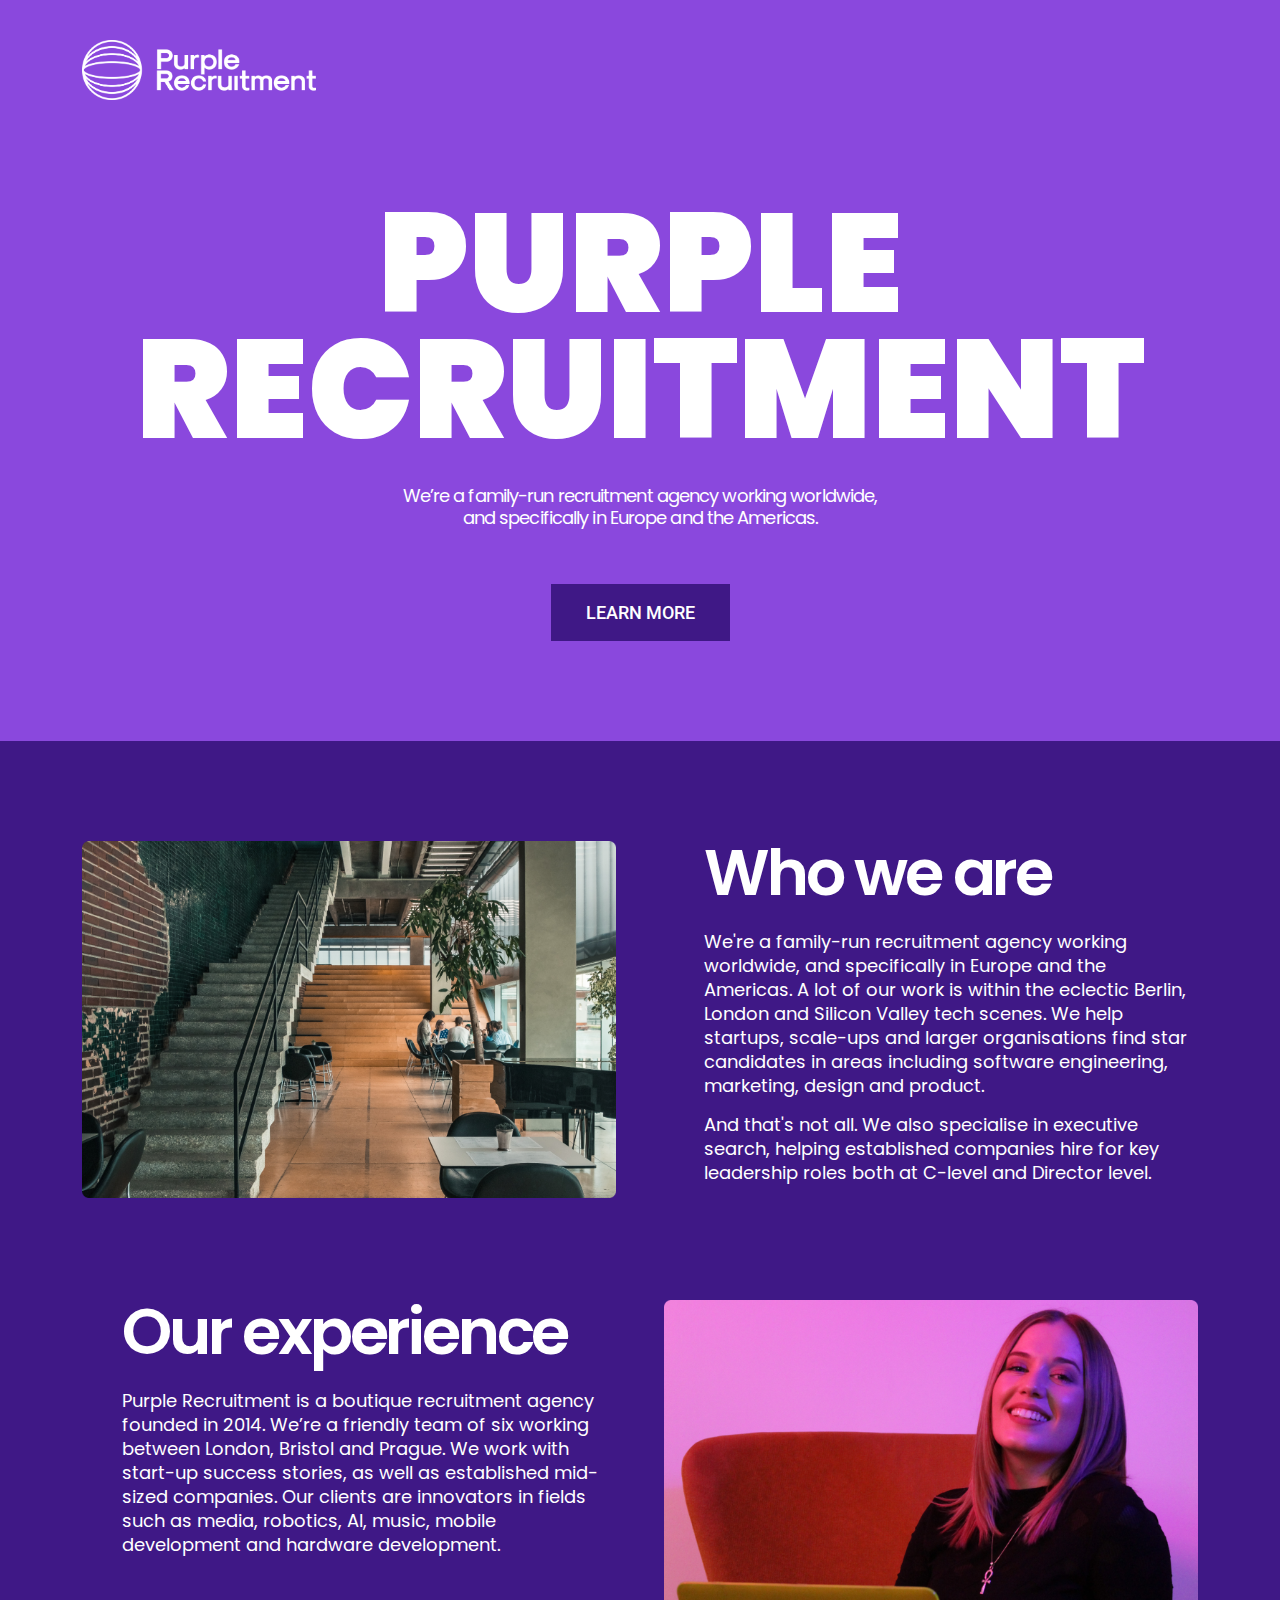
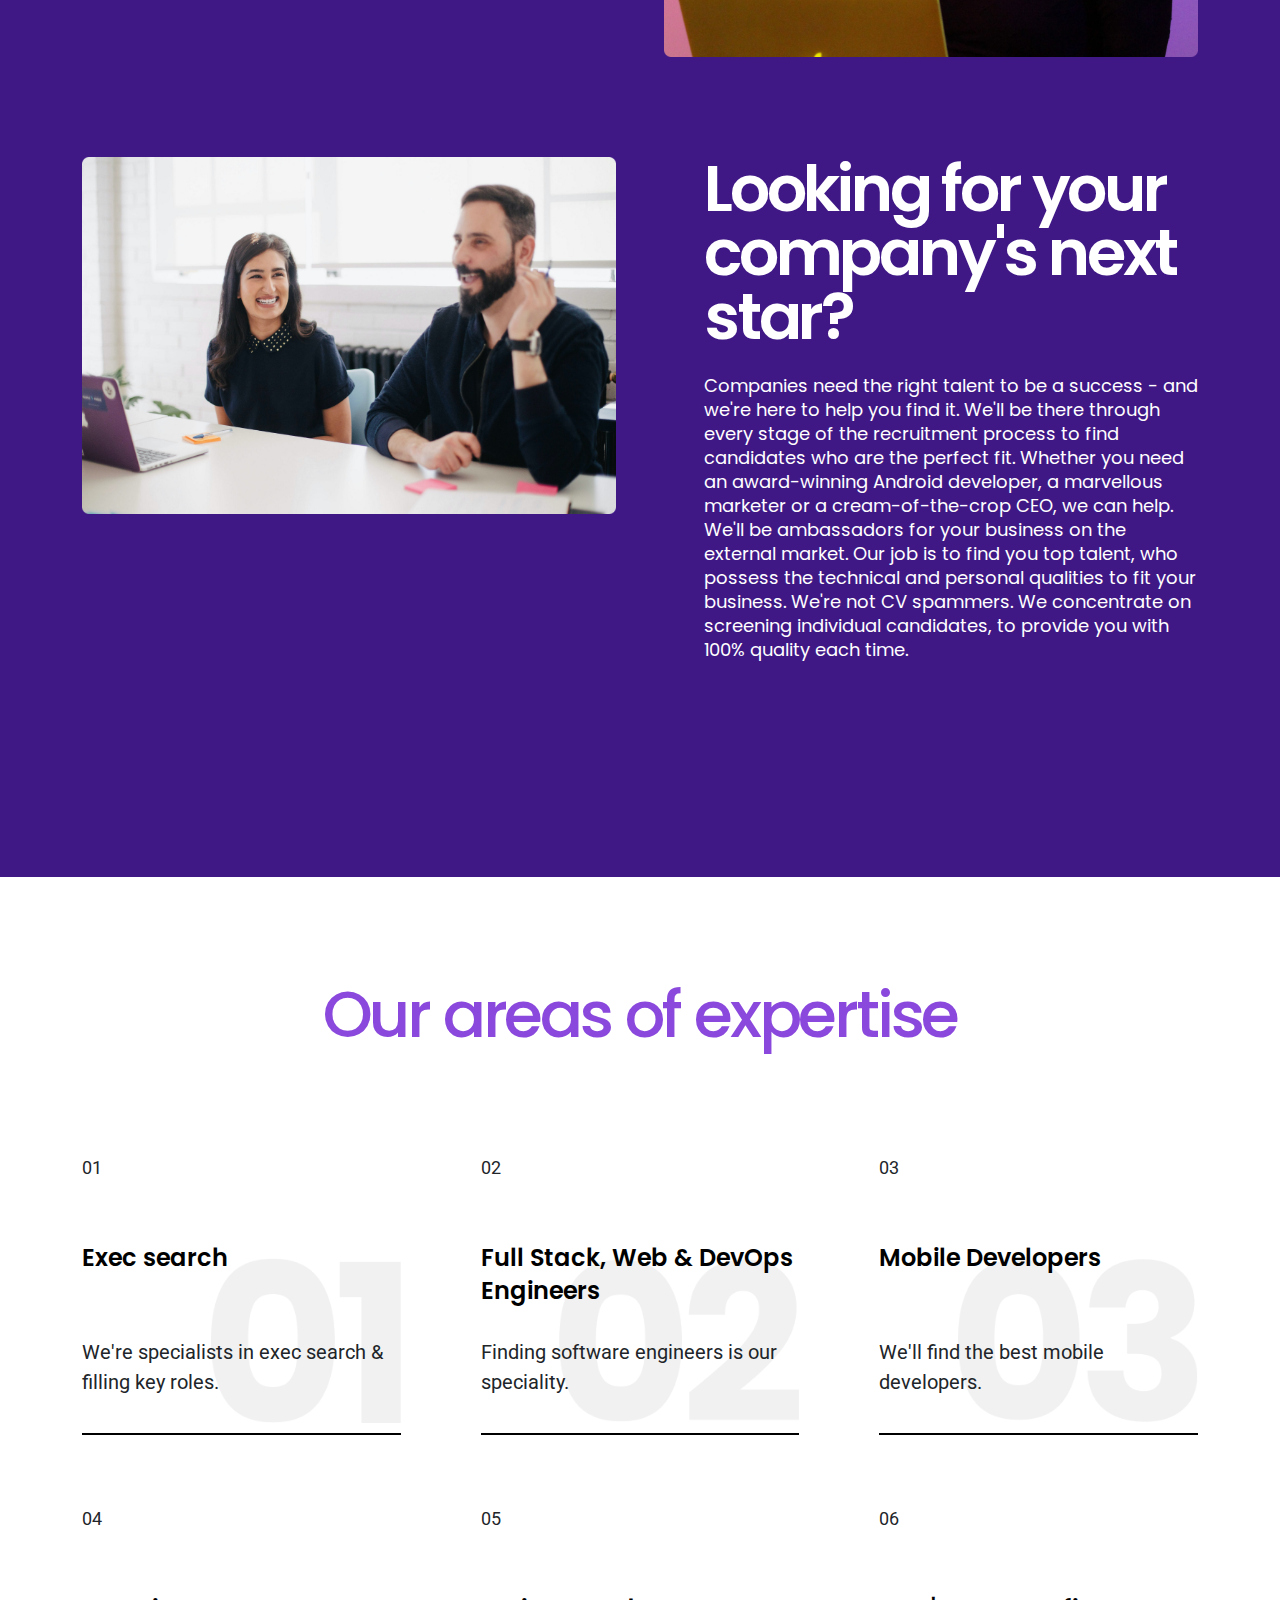
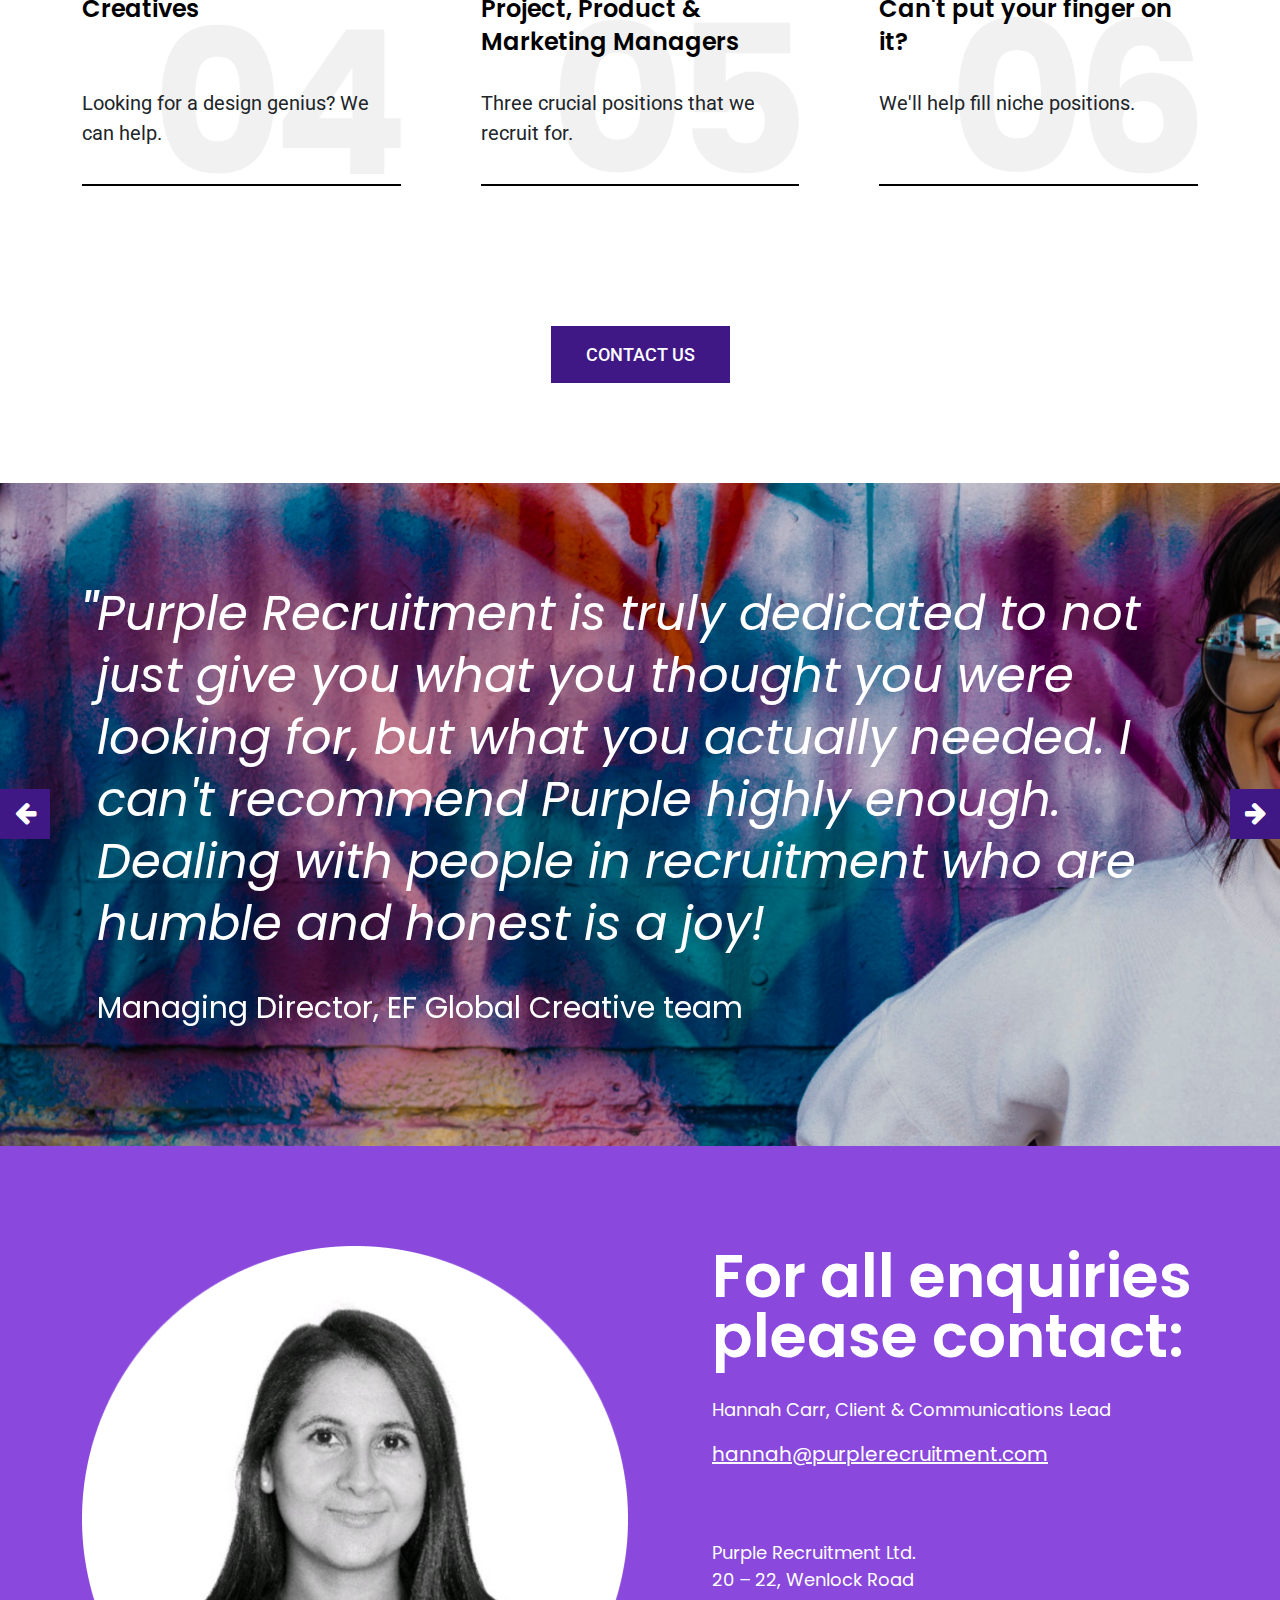
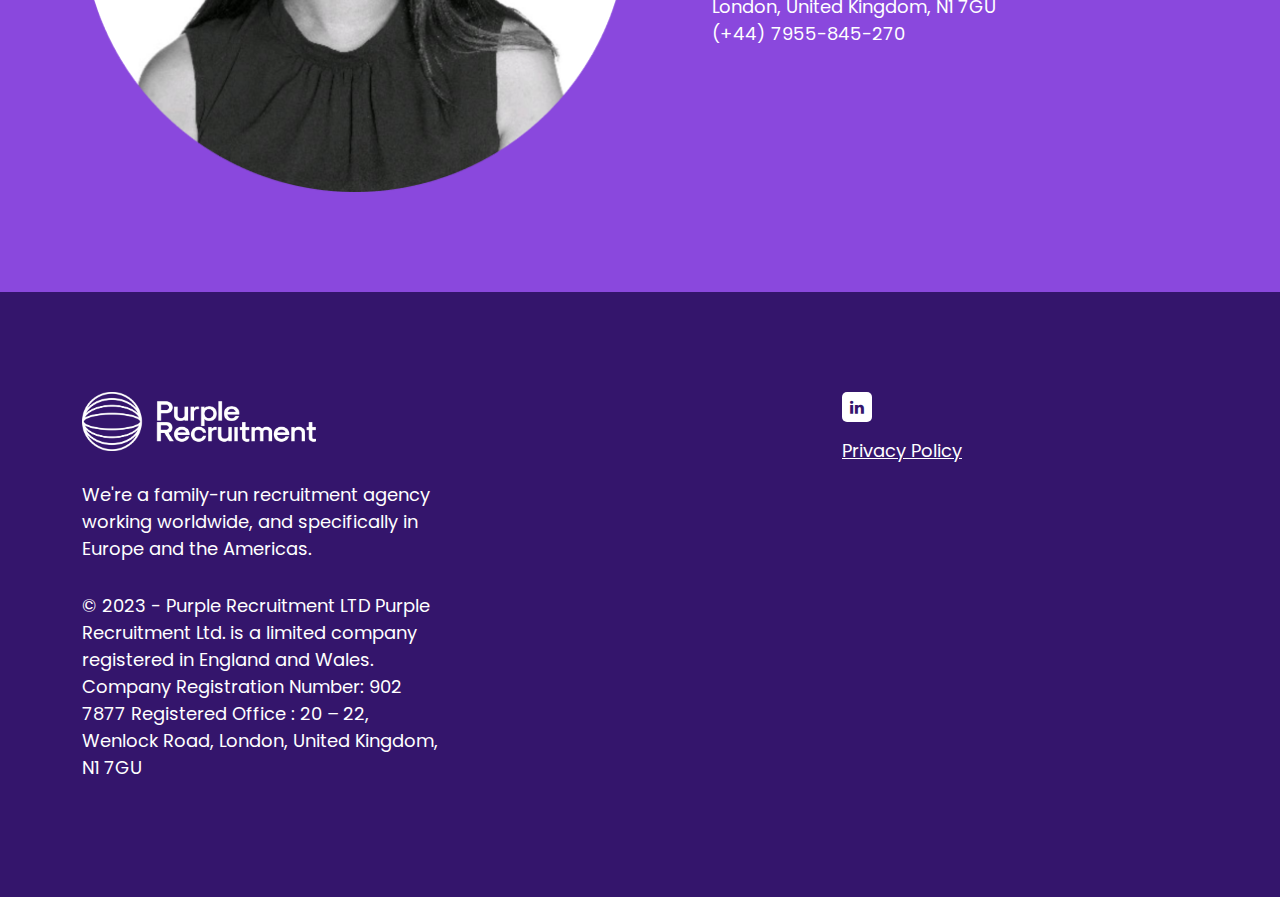
<file: index.html>
<!DOCTYPE html>
<html lang="en">
<head>
    <meta charset="UTF-8">
    <meta http-equiv="X-UA-Compatible" content="IE=edge">
    <meta name="viewport" content="width=device-width, initial-scale=1.0">
    <link rel="stylesheet" href="assets/css/bootstrap.min.css">
    <link rel="stylesheet" href="assets/css/slick.css">
    <link rel="stylesheet" href="https://cdnjs.cloudflare.com/ajax/libs/font-awesome/4.7.0/css/font-awesome.css" />
    <link rel="stylesheet" href="assets/css/style.css">
    <link rel="stylesheet" href="assets/css/responsive.css">
    <title>Purple</title>
</head>
<body>
    <!-- Header Area Start Here -->
    <header class="header-area pt-40 pb-100">
        <div class="container">
            <div class="row">
                <div class="col-md-12">
                    <div class="logo-area">
                        <a href="index.html"><img src="assets/images/logo.png" alt=""></a>
                    </div>
                </div>
            </div>
            <div class="row">
                <div class="header-content">
                    <h2>PURPLE <br>RECRUITMENT</h2>
                    <p>We’re a family-run recruitment agency working worldwide, and specifically in Europe and the Americas. </p>
                    <a href="#about" class="button">LEARN  MORE</a>
                </div>
            </div>
        </div>
    </header>
    <!-- Header Area End Here -->

    <!-- About Area Start Here -->
    <section class="about-area pt-100 pb-100" id="about">
        <div class="container">
            <div class="row gx-3 gx-lg-5 tab_d">
                <div class="col-md-6 tab_col">
                    <img src="assets/images/image-1.png" alt="">
                </div>
                <div class="col-md-6 tab_col">
                    <div class="single-about">
                        <h3>Who we are</h3>
                        <p>We're a family-run recruitment agency working worldwide, and specifically in Europe and the Americas. A lot of our work is within the eclectic Berlin, London and Silicon Valley tech scenes. We help startups, scale-ups and larger organisations find star candidates in areas including software engineering, marketing, design and product. </p>
                        <p>And that's not all. We also specialise in executive search, helping established companies hire for key leadership roles both at C-level and Director level.</p>
                    </div>
                </div>
            </div>
            <div class="row gx-3 gx-lg-5 tab_d">
                <div class="col-md-6 tab_col">
                   
                    <div class="single-about">
                        <h3>Our experience</h3>
                        <p>Purple Recruitment is a boutique recruitment agency founded in 2014. We’re a friendly team of six working between London, Bristol and Prague. We work with start-up success stories, as well as established mid-sized companies. Our clients are innovators in fields such as media, robotics, AI, music, mobile development and hardware development. </p>
                    </div>
                </div>
                <div class="col-md-6 tab_col">
                    <img src="assets/images/image-2.png" alt="">
                </div>
            </div>
            <div class="row gx-3 gx-lg-5 tab_d">
                <div class="col-md-6 tab_col">
                    <img src="assets/images/image-3.png" alt="">
                </div>
                <div class="col-md-6 tab_col">
                    <div class="single-about">
                        <h3>Looking for your company's next star?</h3>
                        <p>Companies need the right talent to be a success - and we're here to help you find it. We'll be there through every stage of the recruitment process to find candidates who are the perfect fit. Whether you need an award-winning Android developer, a marvellous marketer or a cream-of-the-crop CEO, we can help. We'll be ambassadors for your business on the external market. Our job is to find you top talent, who possess the technical and personal qualities to fit your business. We're not CV spammers. We concentrate on screening individual candidates, to provide you with 100% quality each time. </p>
                       
                    </div>
                </div>
            </div>
        </div>
            
    </section>
    <!-- About Area End Here -->

    <!-- Expertise Area Start Here -->
    <section class="expertise-area pt-100 pb-100">
        <div class="container">
            <div class="row">
                <div class="col-md-12">
                    <h3>Our areas of expertise</h3>
                </div>
            </div>
            <div class="row gx-5">
                <div class="col-lg-4 col-md-6 col-12">
                    <div class="single-expertise first" style="background:url(assets/images/01.png);background-repeat:no-repeat;background-position: right bottom 10px;">
                        <span>01</span>
                        <h4>Exec search</h4>
                        <p>We're specialists in exec search & filling key roles.</p>
                    </div>
                </div>
                <div class="col-lg-4 col-md-6 col-12">
                    <div class="single-expertise"  style="background:url(assets/images/02.png);background-repeat:no-repeat;background-position: right bottom 10px;">
                        <span>02</span>
                        <h4>Full Stack, Web & DevOps Engineers
                        </h4>
                        <p>Finding software engineers is our speciality.</p>
                    </div>
                </div>
                <div class="col-lg-4 col-md-6 col-12">
                    <div class="single-expertise"  style="background:url(assets/images/03.png);background-repeat:no-repeat;background-position: right bottom 10px;">
                        <span>03</span>
                        <h4>Mobile Developers
                        </h4>
                        <p>We'll find the best mobile developers.</p>
                    </div>
                </div>
                <div class="col-lg-4 col-md-6 col-12">
                    <div class="single-expertise"  style="background:url(assets/images/04.png);background-repeat:no-repeat;background-position: right bottom 10px;">
                        <span>04</span>
                        <h4>Creatives
                        </h4>
                        <p>Looking for a design genius? We can help.</p>
                    </div>
                </div>
                <div class="col-lg-4 col-md-6 col-12">
                    <div class="single-expertise"  style="background:url(assets/images/05.png);background-repeat:no-repeat;background-position: right bottom 10px;">
                        <span>05</span>
                        <h4>Project, Product & Marketing Managers
                        </h4>
                        <p>Three crucial positions that we recruit for.</p>
                    </div>
                </div>
                <div class="col-lg-4 col-md-6 col-12">
                    <div class="single-expertise"  style="background:url(assets/images/06.png);background-repeat:no-repeat;background-position: right bottom 10px;">
                        <span>06</span>
                        <h4>Can't put your finger on it?
                        </h4>
                        <p>We'll help fill niche positions.</p>
                    </div>
                </div>
            </div>
            <div class="row text-center">
                <div class="col-md-12">
                    <a href="mailto:hannah@purplerecruitment.com" class="button">contact us</a>
                </div>
            </div>
        </div>
    </section>
      <!-- Expertise Area End Here -->

    <!-- Testimonial Area Start Here -->
    <section class="testimonial-area pt-100 pb-100" style="background:url(assets/images/image-5.png);background-size: cover;">
        <div class="container">
            <div class="row">
                <div class="testimonials">
                    <div class="single-testimonial">
                        <p class="content">
                            <span>"</span>Purple Recruitment is truly dedicated to not just give you what you thought you were looking for, but what  you actually needed. I can't recommend Purple highly enough. Dealing with people in recruitment who are humble and honest is a joy!
                        </p>
                        <p class="designation">Managing Director, EF Global Creative team</p>
                    </div>
                    <div class="single-testimonial">
                        <p class="content">
                            <span>"</span>Purple Recruitment is truly dedicated to not just give you what you thought you were looking for, but what  you actually needed. I can't recommend Purple highly enough. Dealing with people in recruitment who are humble and honest is a joy!
                        </p>
                        <p class="designation">Managing Director, EF Global Creative team</p>
                    </div>
                    <div class="single-testimonial">
                        <p class="content">
                            <span>"</span>Purple Recruitment is truly dedicated to not just give you what you thought you were looking for, but what  you actually needed. I can't recommend Purple highly enough. Dealing with people in recruitment who are humble and honest is a joy!
                        </p>
                        <p class="designation">Managing Director, EF Global Creative team</p>
                    </div>
                </div>
            </div>
        </div>
    </section>
      <!-- Testimonial Area End Here -->

      <!-- Contact Area Start Here -->
    <section class="contact-area pt-100 pb-100">
        <div class="container last">
            <div class="row f_contacts">
                <div class="col-md-6">
                    <img src="assets/images/lady.png" class="lady_image" alt="Lady">
                </div>
                <div class="col-md-6">
                    <div class="contact-info">
                        <h3>For all enquiries please contact:</h3>
                            <p>Hannah Carr, Client & Communications Lead
                            </p>
                            <p class="mail"> <a href="mailto:hannah@purplerecruitment.com">hannah@purplerecruitment.com</a></p>
                            <p class="address">
                                Purple Recruitment Ltd.<br>
                                20 – 22, Wenlock Road<br>
                                London, United Kingdom, N1 7GU<br>
                                (+44) 7955-845-270
                            </p>
                    </div>
                </div>
            </div>
        </div>
    </section>
     <!-- Contact Area End Here -->

     <!-- Footer Area Start Here -->
    <footer class="footer-area pt-100 pb-100">
        <div class="container last">
            <div class="row">
                <div class="col-md-4 responsive__50">
                    <div class="footer-left">
                        <a href="index.html"><img src="assets/images/logo.png" alt=""></a>
                        <p class="para">We're a family-run recruitment agency working worldwide, and specifically in Europe and the Americas. </p>
                        <p>© 2023 - Purple Recruitment LTD Purple Recruitment Ltd. is a limited company registered in England and Wales. Company Registration Number: 902 7877 Registered Office : 20 – 22, Wenlock Road, London, United Kingdom, N1 7GU</p>
                    </div>
                </div>
                <div class="col-md-4 nocolumn responsive__20">
                   
                </div>
                <div class="col-md-4 responsive__30">
                   <div class="footer-right">
                   <a href="https://www.linkedin.com/company/5191865" target="_blank"><i class="fa fa-linkedin" aria-hidden="true"></i></a><br>
                        <p><a href="privacy.html" >Privacy Policy</a></p>
                   </div>
                </div>
            </div>
        </div>
    </footer>
    <!-- Footer Area End Here -->



<script src="assets/js/jquery-1.12.min.js"></script>
<script src="assets/js/bootstrap.bundle.min.js"></script>
<script src="assets/js/bootstrap.min.js"></script>
<script src="assets/js/slick.min.js"></script>
<script src="assets/js/scripts.js"></script>

</body>
</html>
</file>
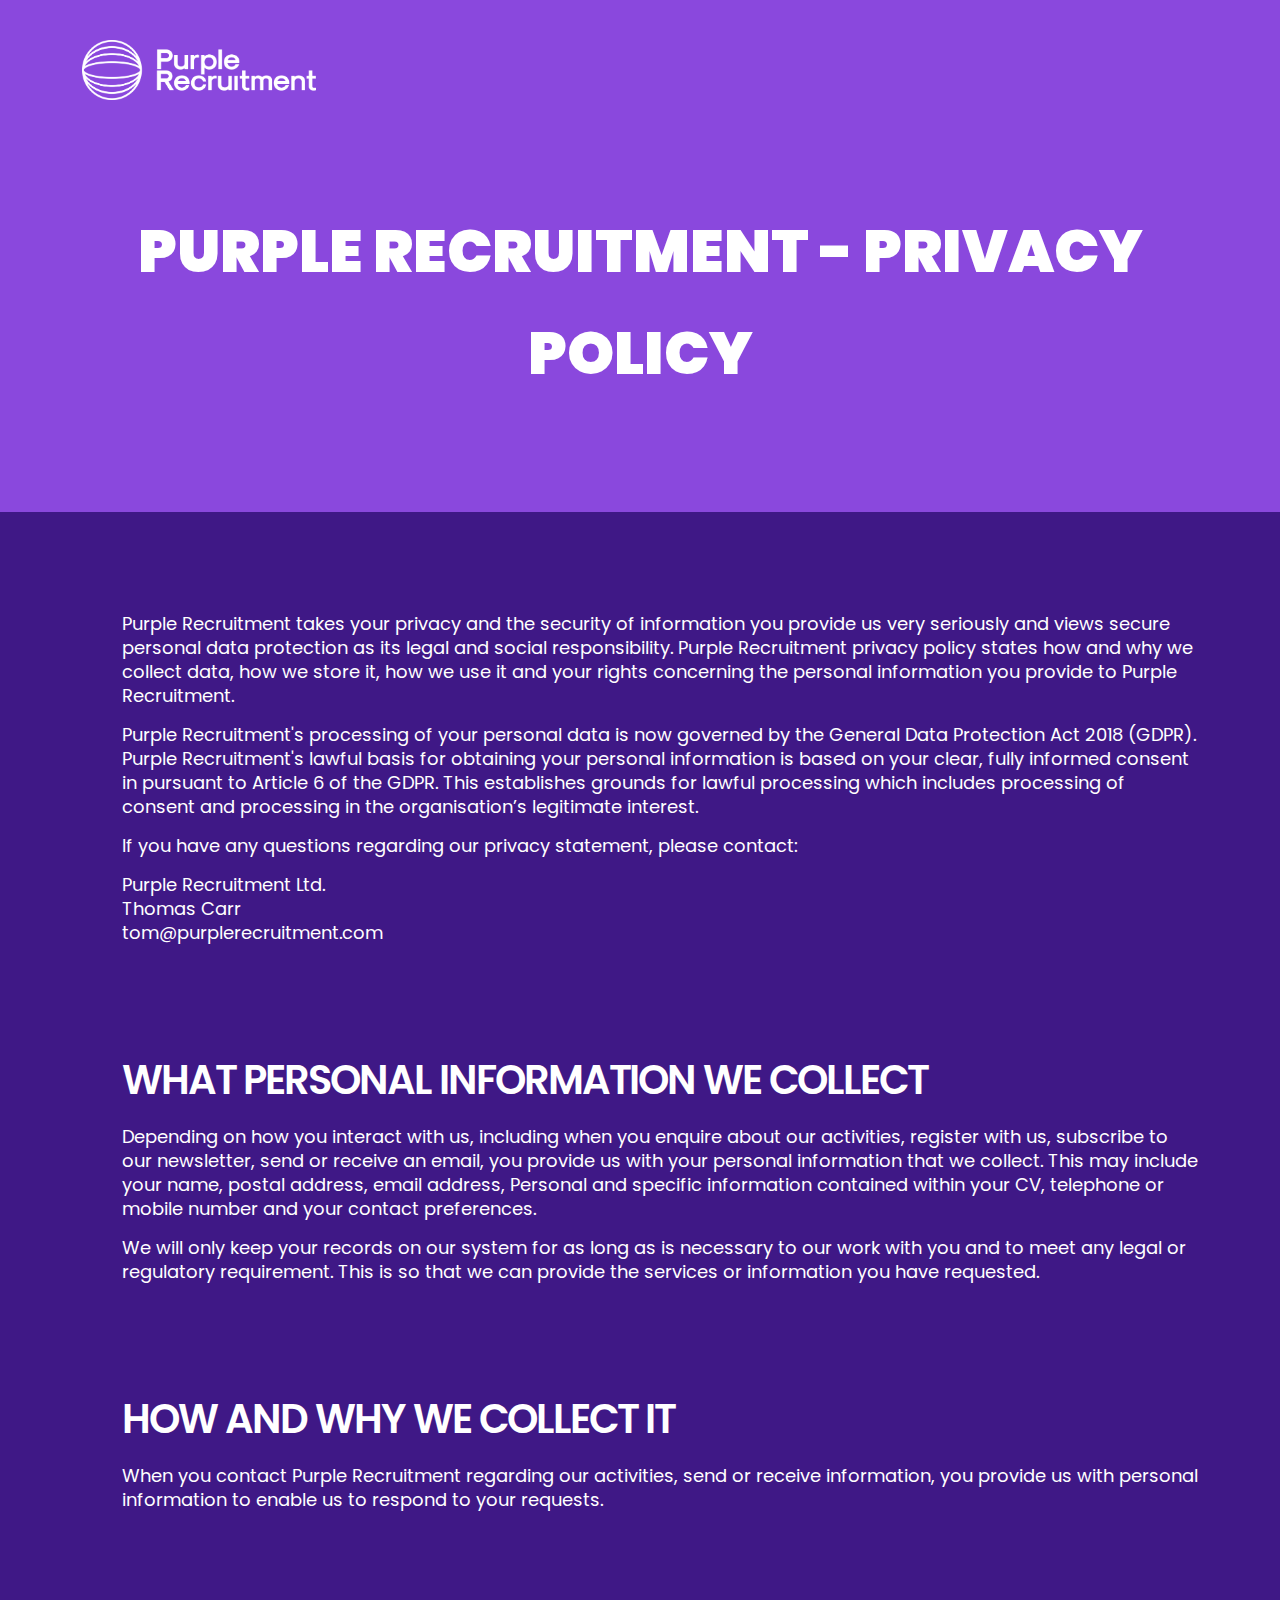
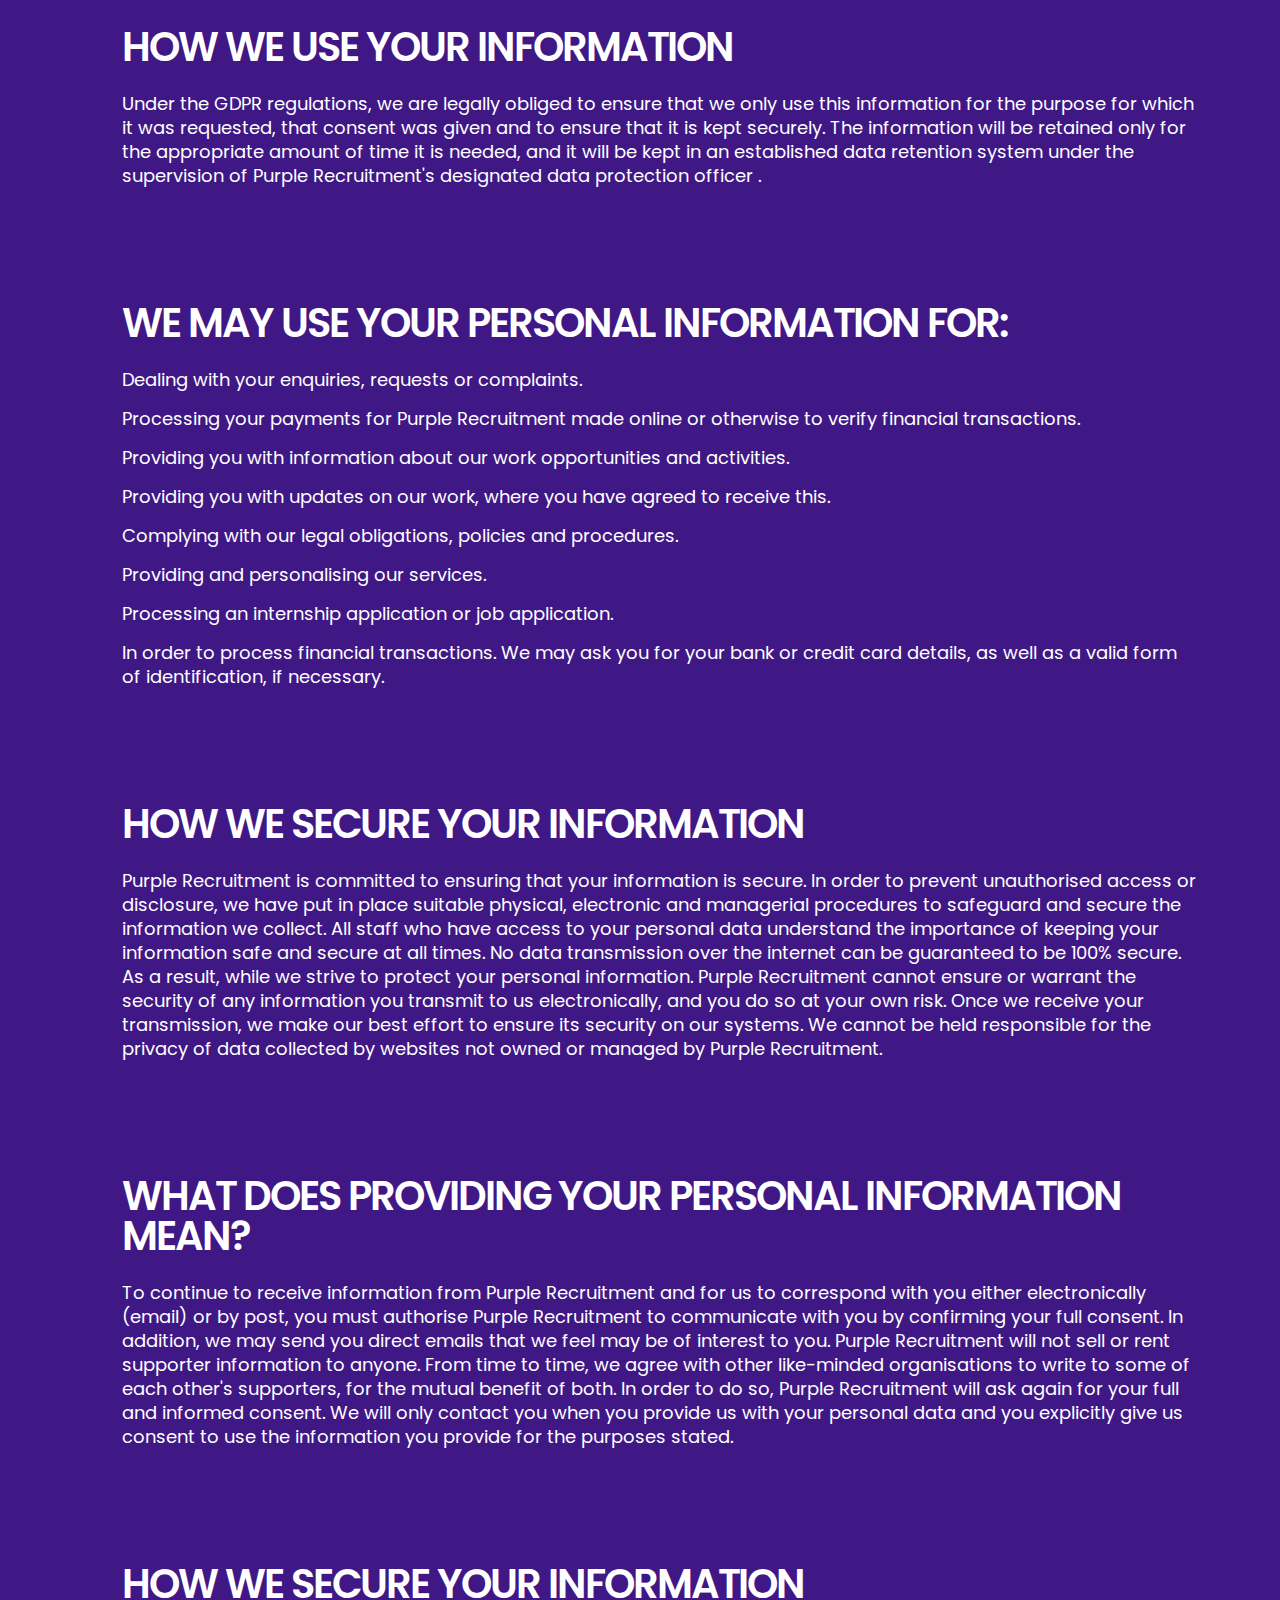
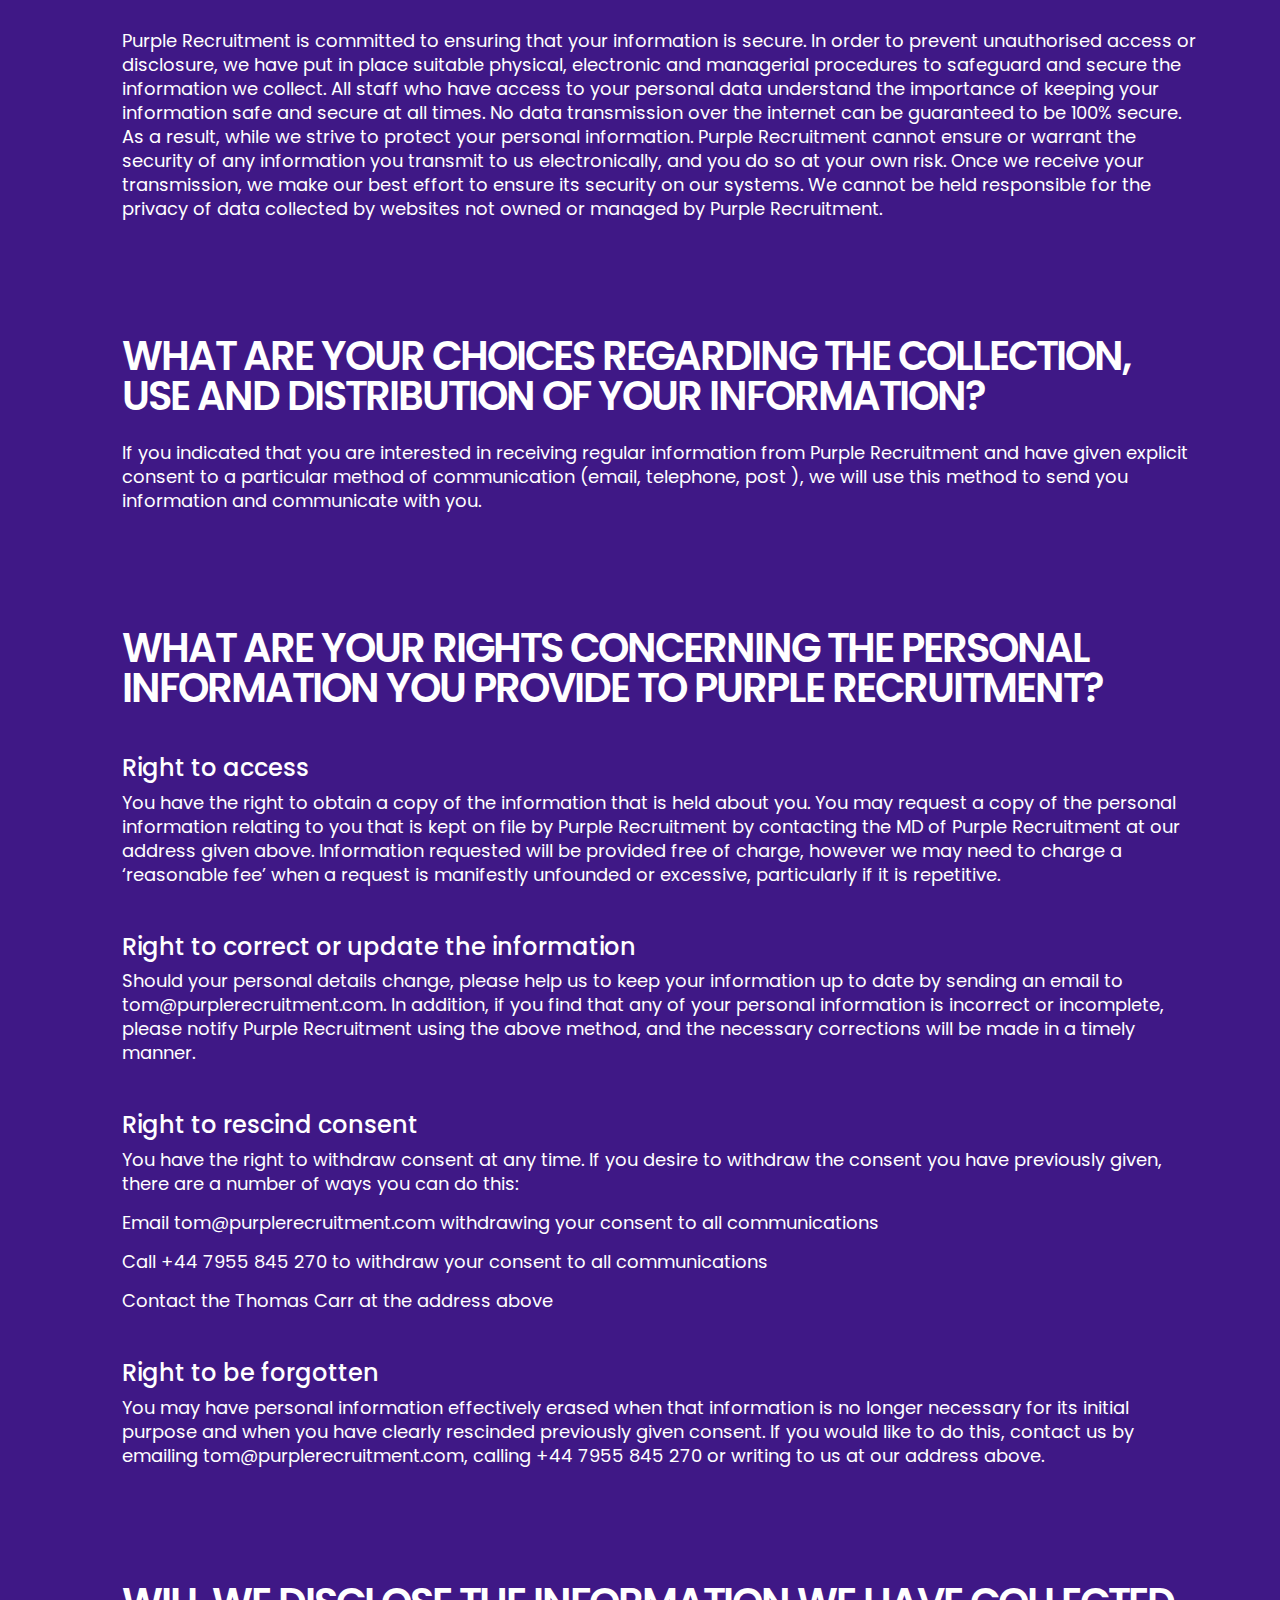
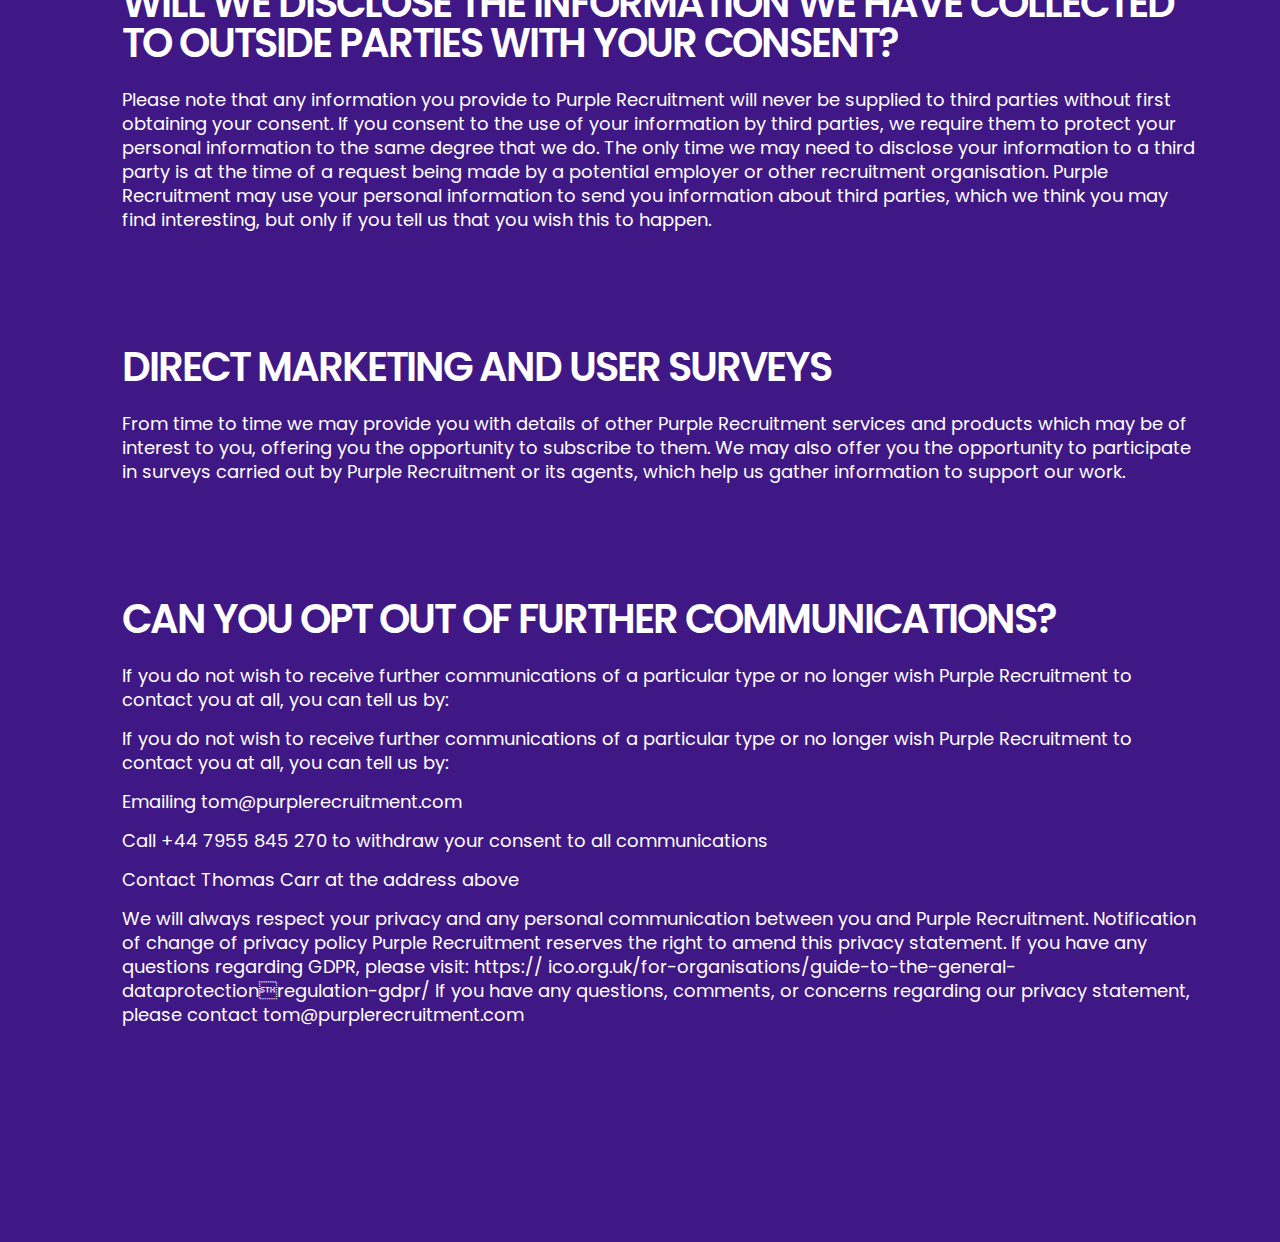
<file: privacy.html>
<!DOCTYPE html>
<html lang="en">
<head>
    <meta charset="UTF-8">
    <meta http-equiv="X-UA-Compatible" content="IE=edge">
    <meta name="viewport" content="width=device-width, initial-scale=1.0">
    <link rel="stylesheet" href="assets/css/bootstrap.min.css">
    <link rel="stylesheet" href="https://cdnjs.cloudflare.com/ajax/libs/font-awesome/4.7.0/css/font-awesome.css" />
    <link rel="stylesheet" href="assets/css/style.css">
    <link rel="stylesheet" href="assets/css/responsive.css">
    <title>Purple</title>
</head>
<body>
    <header class="header-area pt-40 pb-100">
        <div class="container">
            <div class="row">
                <div class="col-md-12">
                    <div class="logo-area">
                        <a href="index.html"><img src="assets/images/logo.png" alt=""></a>
                    </div>
                </div>
            </div>
            <div class="row">
                <div class="header-content privacy">
                    <h2>Purple Recruitment - Privacy policy</h2>
                   
                   
                </div>
            </div>
        </div>
    </header>
    <section class="about-area pt-100 pb-100 privacy">
        <div class="container">
            <div class="row">
                
                <div class="col-md-12">
                    <div class="single-about text-left">
                        <p>Purple Recruitment takes your privacy and the security of information you 
                            provide us very seriously and views secure personal data protection as its 
                            legal and social responsibility. Purple Recruitment privacy policy states 
                            how and why we collect data, how we store it, how we use it and your 
                            rights concerning the personal information you provide to Purple 
                            Recruitment. </p>
                        <p>Purple Recruitment's processing of your personal data is now governed by 
                            the General Data Protection Act 2018 (GDPR). Purple Recruitment's lawful 
                            basis for obtaining your personal information is based on your clear, fully 
                            informed consent in pursuant to Article 6 of the GDPR. This establishes 
                            grounds for lawful processing which includes processing of consent and 
                            processing in the organisation’s legitimate interest.</p>
                        <p>If you have any questions regarding our privacy statement, please contact:</p>
                        <p>Purple Recruitment Ltd.<br>
                            Thomas Carr<br>
                            tom@purplerecruitment.com</p>
                    </div>
                </div>
            </div>
            <div class="row">
                
                <div class="col-md-12">
                    <div class="single-about">
                        <h3>WHAT PERSONAL INFORMATION WE COLLECT</h3>
                        <p>Depending on how you interact with us, including when you enquire about our activities, register with us, subscribe to our newsletter, send or receive an email, you provide us with your personal information that we collect. This may include your name, postal address, email address, Personal and specific information contained within your CV, telephone or mobile  number and your contact preferences. </p>
                        <p>We will only keep your records on our system for as long as is necessary to our work with you and to meet any legal or regulatory requirement. This is so that we can provide the services or information you have requested.</p>
                    </div>
                </div>
            </div>
            <div class="row">
                <div class="col-md-12">
                   
                    <div class="single-about">
                        <h3>HOW AND WHY WE COLLECT IT</h3>
                        <p>When you contact Purple Recruitment regarding our activities, send or receive information, you provide us with personal information to enable us to respond to your requests.</p>
                    </div>
                </div>
               
            </div>
            <div class="row">
                <div class="col-md-12">
                    <div class="single-about">
                        <h3>HOW WE USE YOUR INFORMATION</h3>
                        <p>Under the GDPR regulations, we are legally obliged to ensure that we only use this information for the purpose for which it was requested, that consent was given and to ensure that it is kept securely. The information will be retained only for the appropriate amount of time it is needed, and it will be kept in an established data retention system under the supervision of Purple Recruitment's designated data protection officer . </p>
                       
                    </div>
                </div>
            </div>
            <div class="row">
                <div class="col-md-12">
                    <div class="single-about">
                        <h3>WE MAY USE YOUR PERSONAL INFORMATION FOR:</h3>
                        <p>Dealing with your enquiries, requests or complaints. </p>
                        <p>Processing your payments for Purple Recruitment made online or 
                            otherwise to verify financial transactions. </p>
                        <p>Providing you with information about our work opportunities and activities. </p>
                        <p>Providing you with updates on our work, where you have agreed to receive 
                            this. </p>
                        <p>Complying with our legal obligations, policies and procedures. </p>
                        <p>Providing and personalising our services. </p>
                        <p>Processing an internship application or job application.</p>
                        <p>In order to process financial transactions. We may ask you for your bank 
                            or credit card details, as well as a valid form of identification, if necessary. </p>
                         
                    </div>
                </div>
            </div>
            <div class="row">
                <div class="col-md-12">
                    <div class="single-about">
                        <h3>HOW WE SECURE YOUR INFORMATION</h3>
                        <p>Purple Recruitment is committed to ensuring that your information is 
                            secure. In order to prevent unauthorised access or disclosure, we have put 
                            in place suitable physical, electronic and managerial procedures to 
                            safeguard and secure the information we collect. All staff who have 
                            access to your personal data understand the importance of keeping your 
                            information safe and secure at all times. No data transmission over the 
                            internet can be guaranteed to be 100% secure. As a result, while we strive 
                            to protect your personal information. Purple Recruitment cannot ensure or 
                            warrant the security of any information you transmit to us electronically, 
                            and you do so at your own risk. Once we receive your transmission, we 
                            make our best effort to ensure its security on our systems. We cannot be 
                            held responsible for the privacy of data collected by websites not owned 
                            or managed by Purple Recruitment. </p>
                       
                    </div>
                </div>
            </div>
            <div class="row">
                <div class="col-md-12">
                    <div class="single-about">
                        <h3>WHAT DOES PROVIDING YOUR PERSONAL INFORMATION MEAN?
                        </h3>
                        <p>To continue to receive information from Purple Recruitment and for us to 
                            correspond with you either electronically (email) or by post, you must 
                            authorise Purple Recruitment to communicate with you by confirming your 
                            full consent. In addition, we may send you direct emails that we feel may 
                            be of interest to you. Purple Recruitment will not sell or rent supporter 
                            information to anyone. From time to time, we agree with other like-minded 
                            organisations to write to some of each other's supporters, for the mutual 
                            benefit of both. In order to do so, Purple Recruitment will ask again for 
                            your full and informed consent. We will only contact you when you provide 
                            us with your personal data and you explicitly give us consent to use the 
                            information you provide for the purposes stated. </p>
                       
                    </div>
                </div>
            </div>
            <div class="row">
                <div class="col-md-12">
                    <div class="single-about">
                        <h3>HOW WE SECURE YOUR INFORMATION</h3>
                        <p>Purple Recruitment is committed to ensuring that your information is 
                            secure. In order to prevent unauthorised access or disclosure, we have put 
                            in place suitable physical, electronic and managerial procedures to 
                            safeguard and secure the information we collect. All staff who have 
                            access to your personal data understand the importance of keeping your 
                            information safe and secure at all times. No data transmission over the 
                            internet can be guaranteed to be 100% secure. As a result, while we strive 
                            to protect your personal information. Purple Recruitment cannot ensure or 
                            warrant the security of any information you transmit to us electronically, 
                            and you do so at your own risk. Once we receive your transmission, we 
                            make our best effort to ensure its security on our systems. We cannot be 
                            held responsible for the privacy of data collected by websites not owned 
                            or managed by Purple Recruitment. </p>
                       
                    </div>
                </div>
            </div>
            <div class="row">
                <div class="col-md-12">
                    <div class="single-about">
                        <h3>WHAT ARE YOUR CHOICES REGARDING THE COLLECTION, USE AND 
                            DISTRIBUTION OF YOUR INFORMATION?</h3>
                        <p>If you indicated that you are interested in receiving regular information 
                            from Purple Recruitment and have given explicit consent to a particular 
                            method of communication (email, telephone, post ), we will use this 
                            method to send you information and communicate with you. </p>
                       
                    </div>
                </div>
            </div>
            <div class="row">
                <div class="col-md-12">
                    <div class="single-about">
                        <h3>WHAT ARE YOUR RIGHTS CONCERNING THE PERSONAL INFORMATION 
                            YOU PROVIDE TO PURPLE RECRUITMENT?</h3>
                        <h5>Right to access</h5>
                        <p>You have the right to obtain a copy of the information that is held about 
                            you. You may request a copy of the personal information relating to you 
                            that is kept on file by Purple Recruitment by contacting the MD of Purple 
                            Recruitment at our address given above. Information requested will be 
                            provided free of charge, however we may need to charge a ‘reasonable 
                            fee’ when a request is manifestly unfounded or excessive, particularly if it 
                            is repetitive. </p>

                        <h5>Right to correct or update the information</h5>
                        <p>Should your personal details change, please help us to keep your 
                            information up to date by sending an email to 
                            tom@purplerecruitment.com. In addition, if you find that any of your 
                            personal information is incorrect or incomplete, please notify Purple 
                            Recruitment using the above method, and the necessary corrections will 
                            be made in a timely manner. </p>

                        <h5>Right to rescind consent</h5>
                        <p>You have the right to withdraw consent at any time. If you desire to 
                            withdraw the consent you have previously given, there are a number of 
                            ways you can do this: </p>
                        <p>Email tom@purplerecruitment.com withdrawing your consent to all 
                            communications </p>
                        <p>Call +44 7955 845 270 to withdraw your consent to all communications 
                             </p>
                        <p>Contact
                            the Thomas Carr at the address above </p>

                        <h5>Right to be forgotten</h5>
                        <p>You may have personal information effectively erased when that 
                            information is no longer necessary for its initial purpose and when you 
                            have clearly rescinded previously given consent. If you would like to do 
                            this, contact us by emailing tom@purplerecruitment.com, calling +44 
                            7955 845 270 or writing to us at our address above. </p>
                       
                    </div>
                </div>
            </div>
            <div class="row">
                <div class="col-md-12">
                    <div class="single-about">
                        <h3>WILL WE DISCLOSE THE INFORMATION WE HAVE COLLECTED TO 
                            OUTSIDE PARTIES WITH YOUR CONSENT?</h3>
                        <p>Please note that any information you provide to Purple Recruitment will 
                            never be supplied to third parties without first obtaining your consent. If 
                            you consent to the use of your information by third parties, we require 
                            them to protect your personal information to the same degree that we do. 
                            The only time we may need to disclose your information to a third party is 
                            at the time of a request being made by a potential employer or other 
                            recruitment organisation. Purple Recruitment may use your personal 
                            information to send you information about third parties, which we think 
                            you may find interesting, but only if you tell us that you wish this to 
                            happen. </p>
                       
                    </div>
                </div>
            </div>
            <div class="row">
                <div class="col-md-12">
                    <div class="single-about">
                        <h3>DIRECT MARKETING AND USER SURVEYS</h3>
                        <p>From time to time we may provide you with details of other Purple 
                            Recruitment services and products which may be of interest to you, 
                            offering you the opportunity to subscribe to them. We may also offer you 
                            the opportunity to participate in surveys carried out by Purple Recruitment 
                            or its agents, which help us gather information to support our work. </p>
                       
                    </div>
                </div>
            </div>
            <div class="row">
                <div class="col-md-12">
                    <div class="single-about">
                        <h3>CAN YOU OPT OUT OF FURTHER COMMUNICATIONS?</h3>
                        <p>If you do not wish to receive further communications of a particular type 
                            or no longer wish Purple Recruitment to contact you at all, you can tell us 
                            by:
                             </p>
                        <p>If you do not wish to receive further communications of a particular type 
                            or no longer wish Purple Recruitment to contact you at all, you can tell us 
                            by:
                             </p>
                             <p>Emailing tom@purplerecruitment.com</p>
                             <p>Call +44 7955 845 270 to withdraw your consent to all communications</p>
                             <p>Contact Thomas Carr at the address above</p>
                             <p>We will always respect your privacy and any personal communication 
                                between you and Purple Recruitment. Notification of change of privacy 
                                policy Purple Recruitment reserves the right to amend this privacy 
                                statement. If you have any questions regarding GDPR, please visit: https://
                                ico.org.uk/for-organisations/guide-to-the-general-dataprotectionregulation-gdpr/ If you have any questions, comments, or concerns 
                                regarding our privacy statement, please contact 
                                tom@purplerecruitment.com</p>
                            
                    </div>
                </div>
            </div>
        </div>
            
    </section>
    




<script src="assets/js/bootstrap.bundle.min.js"></script>
<script src="assets/js/bootstrap.min.js"></script>

</body>
</html>
</file>
<file: assets/css/style.css>
@import url('https://fonts.googleapis.com/css2?family=Josefin+Sans:wght@300;400;500;600;700&family=Poppins:wght@300;400;500;600;700;800;900&family=Roboto:wght@300;400;500;700;900&display=swap');

*,
*::before,
*::after{
    margin: 0;
    padding: 0;
    box-sizing: border-box;
}
section{
    overflow-x: hidden;
}
body{
    font-family: 'Poppins', sans-serif;
}
.pt-40{
    padding-top: 40px
}
.pb-40{
    padding-bottom: 40px
}
.pt-100{
    padding-top: 100px
}
.pb-100{
    padding-bottom: 100px
}
img{
    max-width: 100%;
    display: block;
}

.button{
    display: inline-block;
    background-color: #3F1886;
    font-family: 'Roboto', sans-serif;
    font-size: 18px;
    font-weight: 500;
    text-align: center;
    text-transform: uppercase;
    color: #fff;
    padding: 15px 35px;
    text-decoration: none;
}
.g-5, .gx-5 {
	--bs-gutter-x: 5rem !important;
}
.logo-area img,
.footer-left img  {
	max-width: 234px;
	display: block;
}
.footer-left img {
    margin-bottom: 30px;
}
.header-area{
    background-color: #8A48DD;
    color: #fff;
}
.header-area h1{
    font-size: 40px;
    line-height: 36px;
    font-weight: 900;
    text-transform: uppercase;
}
.header-content{
    display: flex;
    flex-direction: column;
    justify-content: center;
    align-items: center;
    text-align: center;
    margin-top: 100px;
}
.header-content h2{
    font-size: 140px;
    line-height: 126px;
    font-weight: 900;
    text-transform: uppercase;
}
.header-content p {
	max-width: 476px; 
    font-weight: 400;
    font-size: 18px;
    line-height:22px;
    letter-spacing: -0.05em;
	margin: 25px 0;
}
.header-content .button{
    margin-top: 30px;
}

.header-content .button:hover{
    color: #fff;
}
.about-area{
    background-color: #3F1886;
}
.about-area .row{
    margin-bottom: 100px;
}
.single-about{
margin-left: 40px;
}
.single-about h3 {
	font-weight: 600;
	font-size: 64px;
	line-height: 100%;
	letter-spacing: -0.05em;
	color: #FFFFFF;
	margin-bottom: 25px;
}
.single-about p{
    color: #FFFFFF;
    margin-bottom: 15px;
    font-size: 18px;
    line-height: 24px;
}

.expertise-area h3{
    text-align: center;
    font-size: 64px;
    color: #8A48DD;;
    margin-bottom: 100px;
    letter-spacing: -0.05em
}
.single-expertise {
	background-color: #fff;
	padding-bottom: 5px;
	min-height: 281px;
	border-bottom: 2px solid black;
	margin-bottom: 70px;
}
.single-expertise span{
    font-family: 'Roboto';
    font-size: 18px;
    font-weight: 400;
}
.single-expertise h4 {
	font-family: 'Poppins';
	font-weight: 600;
	font-size: 24px;
	line-height: 33px;
	color: #000000;
	margin: 60px 0 30px;
	min-height: 66px;
}
.single-expertise p{
    font-family: 'Roboto';
    font-style: normal;
    font-weight: 400;
    font-size: 20px;
}
.single-expertise.first {
    background-size: 190px !important;
  }

.single-expertise {
background-size: 240px !important;
}

.expertise-area .button{
    margin-top: 70px;
}
.expertise-area .button:hover{
    color:aliceblue;
}
.footer-area{
    background-color: #34156C;
    color: #fff;
}
.single-testimonial .content{
    color: #fff;
    font-size: 48px;
    line-height: 62px;
    font-style: italic;
    position: relative;
}
.single-testimonial span {
	font-size: 60px;
	position: absolute;
	top: 3px;
	left: -18px;
}
.single-testimonial .designation{
    font-size: 30px;
    color: #fff;
    margin-top: 30px;
}
.contact-area{
    background-color: #8A48DD;
}
.contact-area p{
    font-size: 18px;
}
.contact-info {
	color: #fff;
	margin-left: 60px;
}
.contact-info .mail a {
	color: #fff !important;
	font-size: 20px;
}
.contact-info .address{
    margin-top: 70px;
}

.contact-info h3 {
	font-size: 60px;
	line-height: 60px;
	margin-bottom: 30px;
	font-weight: 600;
}
.fa.fa-linkedin {
	color: #34156C;
	background: #fff;
	height: 30px;
	width: 30px;
	line-height: 30px;
	text-align: center;
	margin-bottom: 15px;
    border-radius: 5px;
}
.footer-area h3{
    text-transform: uppercase;
    font-weight: 900;
    font-size: 40px;
    line-height: 36px;
}
.footer-area p{
    font-size: 18px;
}
.para{
    margin-bottom: 30px;
}
.footer-right a {
	color: #fff;
}

.privacy h2 {
	font-size: 60px;
	line-height: 102px;
	font-weight: 900;
	text-transform: uppercase;
}
.privacy .single-about h3 {
	font-weight: 600;
	font-size: 40px;
	line-height: 100%;
	letter-spacing: -0.05em;
	color: #FFFFFF;
	margin-bottom: 25px;
}
.privacy h5 {
	font-size: 24px;
	color: white;
	margin-top: 46px;
}


/* CSS for Slick Slider */

.slick-arrow {
	background: #3F1886;
	color: white;
	width: 50px;
	height: 50px;
	line-height: 50px;
	font-size: 25px;
	border: none;
	position: absolute;
	top: 50%;
	transform: translateY(-50%);
}

.slick-prev.slick-arrow {
  left: -70px;
}
.slick-next.slick-arrow {
  right: -70px;
}
.slick-dots{
    display: none !important;
}

.slick-slide {
	margin: 0 15px;
}
</file>
<file: assets/css/responsive.css>
@media screen and (max-width: 992px) {
     .gx-3 {
        --bs-gutter-x: 2rem;
    }
    .header-content h2{
        font-size: 90px;
        line-height: 90px;
        font-weight: 900;
        text-transform: uppercase;
    }
    .single-about {
        margin-left: 0px !important;
    }
    .single-about h3 {
        font-size: 36px;  
    }
    .single-expertise {
        min-height: 290px;
       
    }
    .single-expertise.first {
        background-size: 190px !important;
      }
    
    .single-expertise {
    background-size: 240px !important;
  }
    .single-testimonial .content {
        font-size: 30px;
        line-height: 33px; 
    }
    .contact-info {
        margin-left: 30px;
    }
   
    .contact-info h3 {
        font-size: 34px;
        line-height: 41px;
    }
    .single-testimonial span {
        font-size: 40px;
        position: absolute;
        top: 1px;
        left: -14px;
      }
     
   
   
        
}
@media screen and (max-width: 768px) {
  
    .pb-100 {
        padding-bottom:  50px !important;
    }
    .pt-100{
        padding-top:  50px !important;
    }
    .header-content h2{
        font-size: 60px;
        line-height: 60px;
        font-weight: 900;
        text-transform: uppercase;
    }
    .expertise-area h3 {
        font-size: 51px; 
    }
    .about-area .single-about {
        margin-top: 50px;
        text-align: left;
        margin-left: 0;
    }
    /*.tab_d{
        align-items: center;
    }*/
    .about-area .row:nth-child(2){
        flex-direction: column-reverse;
    }
    .about-area .row{
        flex-direction: column;
    }
    .tab_col{
        width: 100%;
    }
    .single-testimonial .designation {
        font-size: 23px;
    }
    .single-testimonial span {
        font-size: 42px !important;
        position: absolute;
        top: 3px;
        left: -20px !important;
    }
    .contact-info {
        color: #fff;
        margin-left: 0px;
    }
    .contact-info h3 {
        font-size: 40px;
        line-height: 50px;
        margin-bottom: 30px;
        margin-top: 50px;
       
    }
    .f_contacts{
        align-items: center;
    }
    
    .slick-prev.slick-arrow {
        left: -40px;
      }
      .slick-next.slick-arrow {
        right: -40px;
      }
      .responsive__50{
        width: 50% !important;
      }
      .responsive__20{
        width: 20% !important;
      }
    .responsive__30{
        width: 30% !important;
      }
   
   
}
@media screen and (max-width: 576px) {
    section {
        padding: 40px 4%;
        overflow-x:hidden;
    }
    .header-area {
        padding-bottom: 50px;
    }
    .about-area {
        padding-bottom: 0px;
    }
    .header-content {
        
        margin-top: 70px;
    }
    .logo-area img, .footer-left img {
        max-width: 170px;
        display: block;
    }
    .nocolumn{
        display: none;
    }
    p{
        font-size: 16px;
    }
    .header-content p {
        max-width: 802px;
        font-weight: 400;
        font-size: 20px;
        line-height: 24px;

    }
    .header-content h2 {
        font-size: 36px;
        line-height: 38px;
        font-weight: 900;
        text-transform: uppercase;
    }
    .expertise-area{
        padding-top: 54px;
    }
    .expertise-area h3 {
        font-size: 45px;
    }
    .expertise-area h3 {
        font-size: 32px;
        margin-bottom: 60px;
    }

    .single-testimonial .content {
        font-size: 20px !important;
        line-height: 33px;
    }
    .single-testimonial .designation {
        font-size: 18px !important;
    }
    .single-testimonial span {
        font-size: 36px;
        position: absolute;
        top: -2px;
        left: -12px;
        
        
    }
    .contact-info {
        color: #fff;
         margin-left: 0px;
        margin-top: 50px;
    }
    .contact-info h3 {
        font-size: 30px;
        line-height: 34px !;
        margin-bottom: 30px;
    }
    .footer-right {
        margin-top: 40px;
    }
    .single-testimonial .designation {
        font-size: 23px;
    }

    .contact-info h3 {
        font-size: 30px;
        line-height: 40px;
        margin-bottom: 30px;
    }
    .contact-info .mail a {
        color: #fff !important;
        font-size: 15px;
    }
    .single-about h3 {
        font-size: 27px;
        line-height: 30px;
    }
    .nocolumn{
        display: none;
    }
    .single-about p {
        color: #FFFFFF;
        margin-bottom: 15px;
        font-size: 16px;
        line-height: 24px;
    }
    .header-content h2 {
        font-size: 36px;
        line-height: 38px;
        font-weight: 900;
        text-transform: uppercase;
    }
    .header-content p {
        max-width: 802px;
        font-weight: 400;
        font-size: 16px;
        line-height: 22px;
    }
    .button {
        font-size: 16px;
    }
    .single-expertise {
        background-size: 220px !important;
    }
    .single-expertise h4 {
        font-family: 'Poppins';
        font-weight: 600;
        font-size: 20px;
        line-height: 28px;
        color: #000000;
        margin: 60px 0 30px;
        min-height: 40px;
    }
    .contact-info .address {
        margin-top: 70px;
    }
    .footer-area,
    .contact-area {
        padding: 50px 0;
    }
    .footer-area p {
        font-size: 16px;
    }

    .privacy .single-about h3 {
        font-weight: 600;
        font-size: 26px;
        line-height: 100%;
        letter-spacing: -0.05em;
        color: #FFFFFF;
        margin-bottom: 25px;
    }
    .slick-arrow {
       
        display: none !important;
    }
    .lady_image{
        width: 70% !important;
    }
    .responsive__50{
        width: 65%!important;
    }
     .responsive__20{
        width: 5%!important;
    }
    .responsive__30{
        width: 30%!important;
    }
    .last{
        margin-left: 12px !important;
    }

}
</file>
